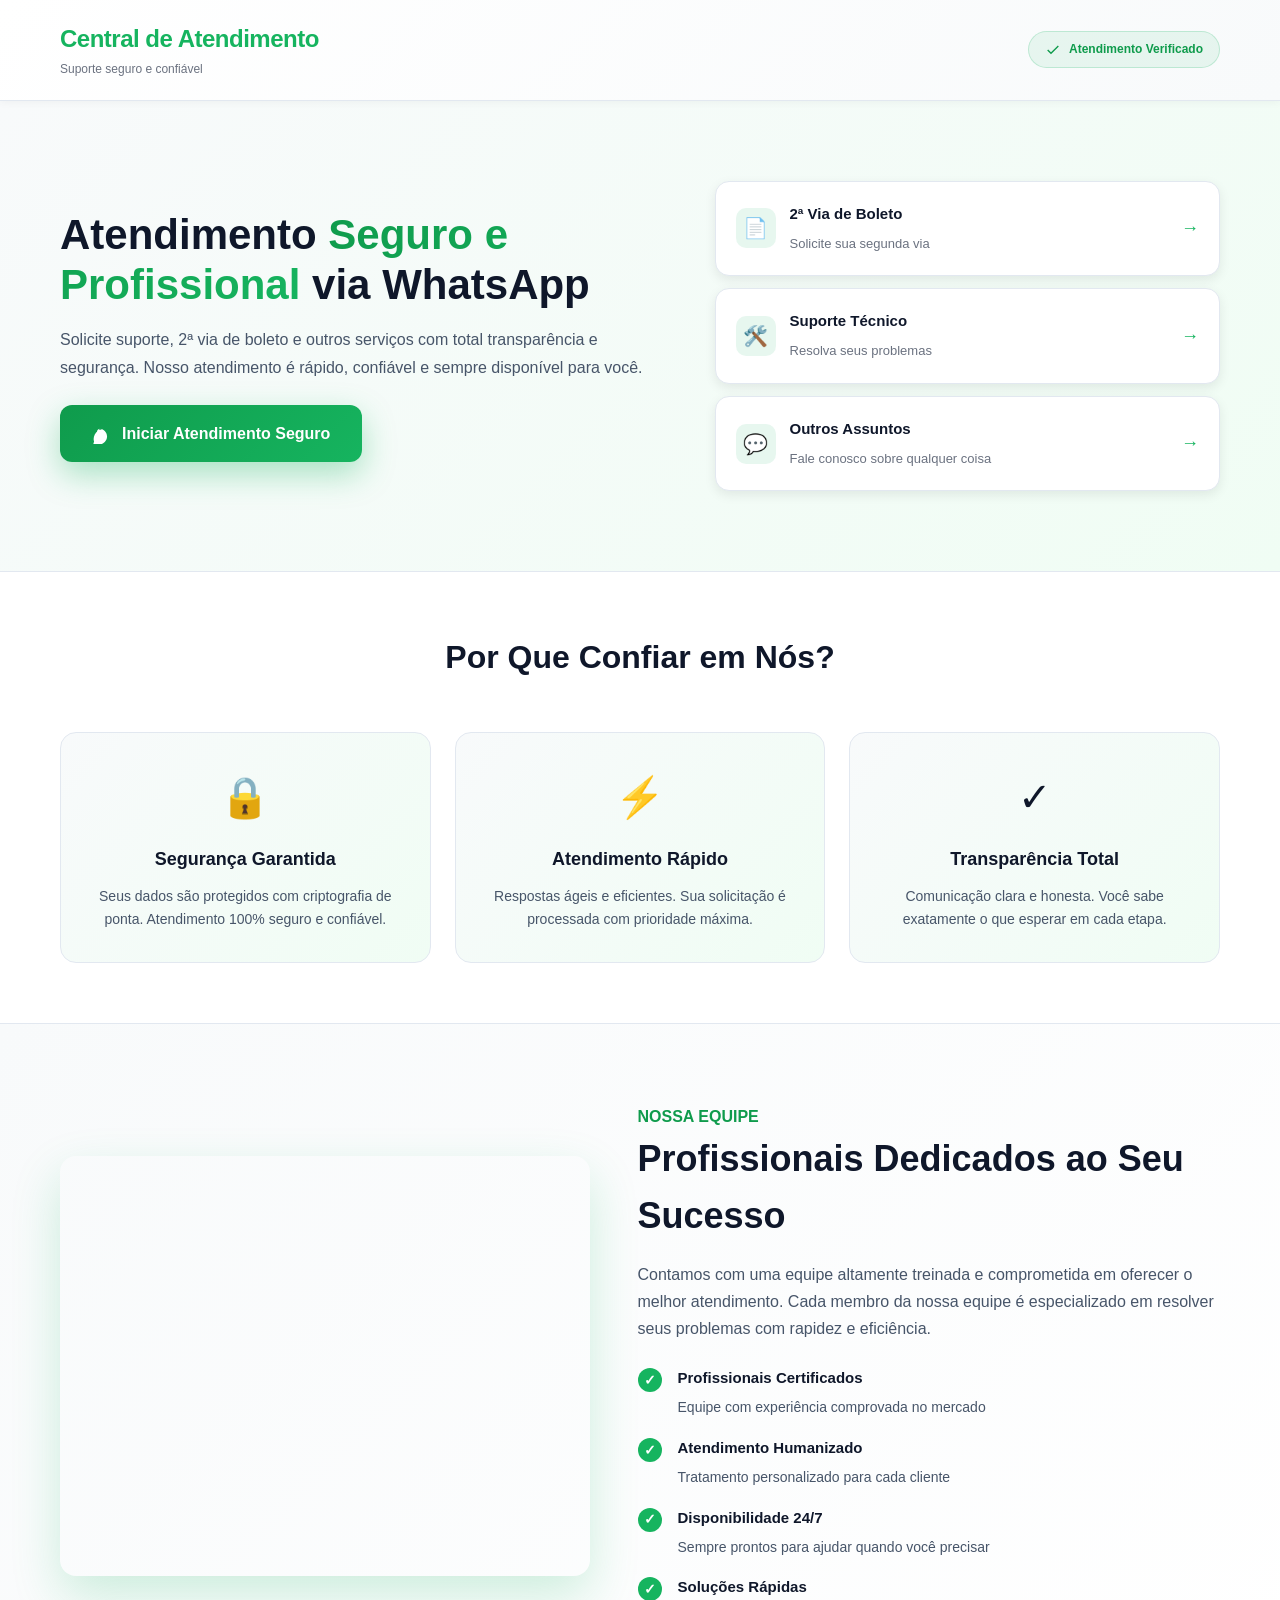
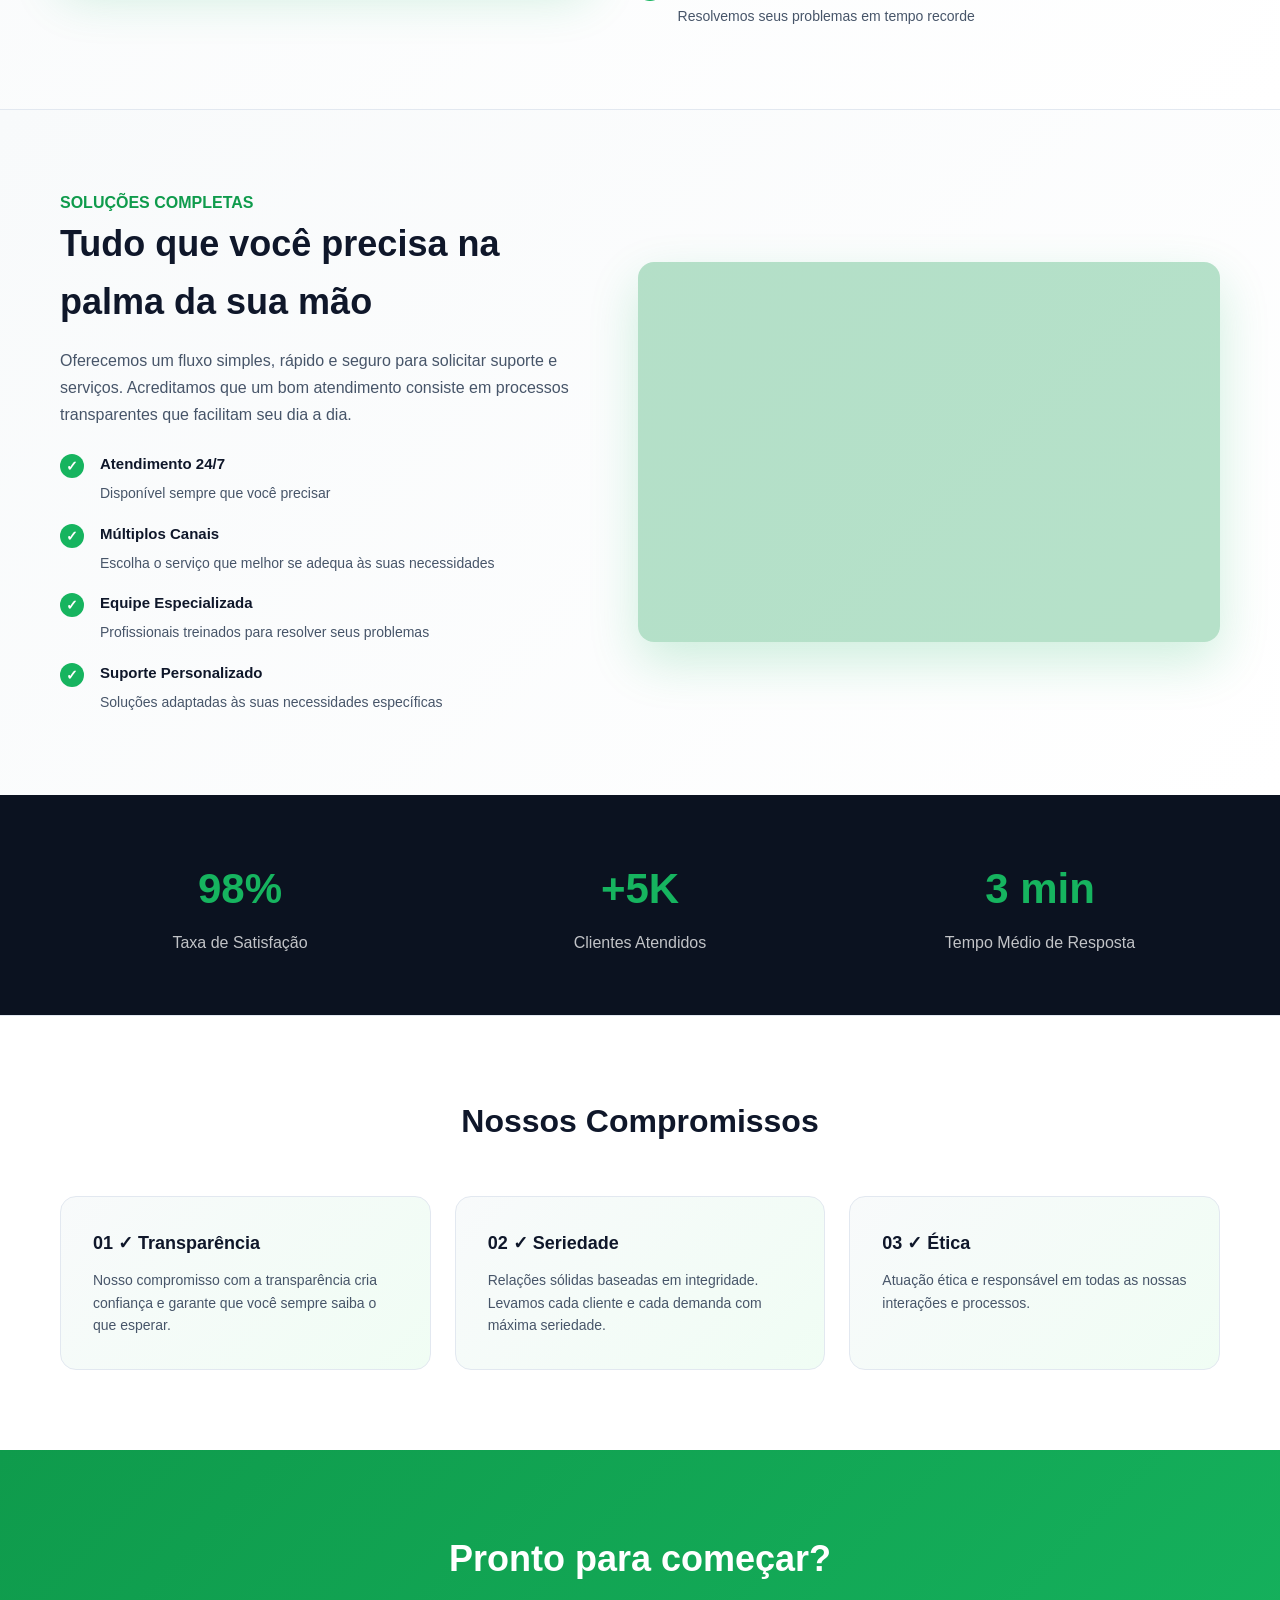
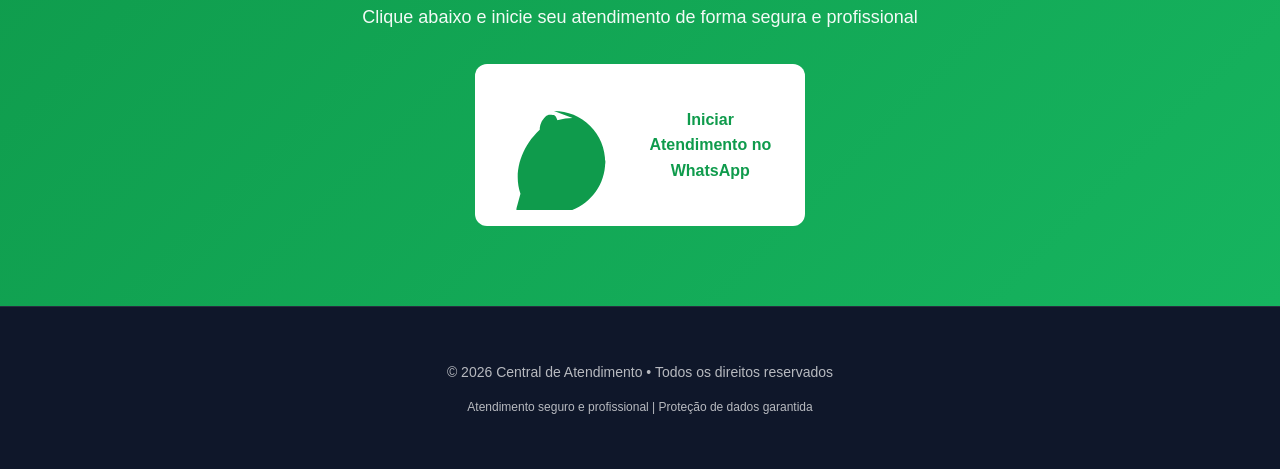
<file: index.html>
<!doctype html>
<html lang="pt-BR">
<head>
<meta charset="utf-8"/>
<meta name="viewport" content="width=device-width, initial-scale=1"/>
<meta name="description" content="Central de Atendimento - Suporte seguro e confiável via WhatsApp. Solicite atendimento, 2ª via de boleto e suporte técnico com total transparência."/>
<title>Central de Atendimento Profissional | Suporte via WhatsApp</title>

<style>
:root{
  --primary:#16b45f;
  --primary2:#0f9b4c;
  --primary3:#0d7a3a;
  --text:#0f172a;
  --text-light:#475569;
  --muted:#6b7280;
  --border:#e2e8f0;
  --shadow:0 18px 50px rgba(2,6,23,.18);
  --shadow-sm:0 4px 12px rgba(0,0,0,.08);
}

*{box-sizing:border-box;font-family:-apple-system,BlinkMacSystemFont,"Segoe UI",Roboto,"Helvetica Neue",Arial,sans-serif}

html{scroll-behavior:smooth}

body{
  margin:0;
  background:#ffffff;
  color:var(--text);
  line-height:1.6;
}

.container{max-width:1200px;margin:auto;padding:0 20px}

/* HEADER */
.header{
  background:linear-gradient(135deg,#ffffff 0%,#f8fafb 100%);
  border-bottom:1px solid var(--border);
  padding:20px 0;
  position:sticky;
  top:0;
  z-index:100;
  box-shadow:0 2px 8px rgba(0,0,0,.04);
}

.header-content{
  display:flex;
  align-items:center;
  justify-content:space-between;
}

.logo-section{
  display:flex;
  align-items:center;
  gap:16px;
}

.logo-text h1{
  margin:0;
  font-size:24px;
  font-weight:800;
  color:var(--primary);
  letter-spacing:-0.5px;
}

.logo-text span{
  font-size:12px;
  color:var(--muted);
  display:block;
  margin-top:2px;
}

.trust-badge{
  display:flex;
  align-items:center;
  gap:8px;
  padding:8px 16px;
  background:rgba(22,180,95,.08);
  border-radius:999px;
  border:1px solid rgba(22,180,95,.2);
  font-size:12px;
  color:var(--primary2);
  font-weight:600;
}

.trust-badge svg{
  width:16px;
  height:16px;
}

/* HERO */
.hero{
  padding:80px 0;
  background:linear-gradient(135deg,#f8fafb 0%,#f0fdf4 100%);
  border-bottom:1px solid var(--border);
}

.hero-content{
  display:grid;
  grid-template-columns:1.2fr 1fr;
  gap:48px;
  align-items:center;
}

.hero-text h2{
  font-size:42px;
  margin:0 0 16px 0;
  color:var(--text);
  line-height:1.2;
}

.hero-text .highlight{
  background:linear-gradient(135deg,var(--primary2),var(--primary));
  -webkit-background-clip:text;
  -webkit-text-fill-color:transparent;
  background-clip:text;
}

.hero-text p{
  font-size:16px;
  color:var(--text-light);
  margin:0 0 24px 0;
  line-height:1.7;
}

.cta-primary{
  display:inline-flex;
  align-items:center;
  gap:10px;
  padding:16px 32px;
  border-radius:12px;
  background:linear-gradient(135deg,var(--primary2),var(--primary));
  color:#fff;
  font-weight:700;
  text-decoration:none;
  box-shadow:0 12px 32px rgba(22,180,95,.35);
  transition:all 0.3s ease;
  border:none;
  cursor:pointer;
  font-size:16px;
}

.cta-primary:hover{
  transform:translateY(-2px);
  box-shadow:0 16px 40px rgba(22,180,95,.45);
}

.cta-primary:active{
  transform:translateY(0);
}

.cta-primary svg{
  width:20px;
  height:20px;
}

.hero-cards{
  display:flex;
  flex-direction:column;
  gap:12px;
}

.service-card{
  background:#fff;
  padding:20px;
  border-radius:14px;
  border:1px solid var(--border);
  box-shadow:var(--shadow-sm);
  text-decoration:none;
  color:var(--text);
  transition:all 0.3s ease;
  cursor:pointer;
  display:flex;
  align-items:center;
  justify-content:space-between;
}

.service-card:hover{
  border-color:var(--primary);
  box-shadow:0 8px 24px rgba(22,180,95,.15);
  transform:translateX(4px);
}

.service-card-content{
  display:flex;
  align-items:center;
  gap:14px;
  flex:1;
}

.service-icon{
  width:40px;
  height:40px;
  border-radius:10px;
  background:rgba(22,180,95,.1);
  display:flex;
  align-items:center;
  justify-content:center;
  font-size:20px;
  flex-shrink:0;
}

.service-card-text strong{
  display:block;
  font-weight:700;
  font-size:15px;
  margin-bottom:4px;
}

.service-card-text span{
  font-size:13px;
  color:var(--muted);
}

.service-card-arrow{
  color:var(--primary);
  font-weight:700;
  font-size:18px;
  transition:transform 0.3s ease;
}

.service-card:hover .service-card-arrow{
  transform:translateX(4px);
}

/* TRUST SECTION */
.trust-section{
  padding:60px 0;
  background:#fff;
  border-bottom:1px solid var(--border);
}

.section-title{
  text-align:center;
  font-size:32px;
  margin:0 0 48px 0;
  color:var(--text);
}

.trust-grid{
  display:grid;
  grid-template-columns:repeat(3,1fr);
  gap:24px;
}

.trust-item{
  background:linear-gradient(135deg,#f8fafb 0%,#f0fdf4 100%);
  padding:32px;
  border-radius:16px;
  border:1px solid var(--border);
  text-align:center;
}

.trust-item-icon{
  font-size:40px;
  margin-bottom:16px;
}

.trust-item strong{
  display:block;
  font-size:18px;
  margin-bottom:12px;
  color:var(--text);
}

.trust-item p{
  color:var(--text-light);
  margin:0;
  font-size:14px;
  line-height:1.6;
}

/* TEAM SECTION */
.team-section{
  padding:80px 0;
  background:linear-gradient(135deg,#f8fafb 0%,#ffffff 100%);
  border-bottom:1px solid var(--border);
}

.team-content{
  display:grid;
  grid-template-columns:1fr 1.1fr;
  gap:48px;
  align-items:center;
}

.team-image{
  height:420px;
  border-radius:16px;
  background-size:cover;
  background-position:center;
  box-shadow:0 20px 50px rgba(22,180,95,.2);
  overflow:hidden;
}

.team-text h3{
  font-size:36px;
  margin:0 0 16px 0;
  color:var(--text);
}

.team-text .subtitle{
  font-size:16px;
  color:var(--primary2);
  font-weight:700;
  margin-bottom:24px;
}

.team-text p{
  color:var(--text-light);
  margin:0 0 24px 0;
  line-height:1.7;
}

.team-list{
  display:flex;
  flex-direction:column;
  gap:16px;
}

.team-item{
  display:flex;
  gap:16px;
  align-items:flex-start;
}

.team-check{
  width:24px;
  height:24px;
  border-radius:50%;
  background:var(--primary);
  color:#fff;
  display:flex;
  align-items:center;
  justify-content:center;
  font-weight:700;
  font-size:14px;
  flex-shrink:0;
  margin-top:2px;
}

.team-item strong{
  display:block;
  font-size:15px;
  margin-bottom:4px;
}

.team-item span{
  color:var(--text-light);
  font-size:14px;
}

/* FEATURES SECTION */
.features-section{
  padding:80px 0;
  background:linear-gradient(135deg,#f8fafb 0%,#ffffff 100%);
}

.features-content{
  display:grid;
  grid-template-columns:1fr 1.1fr;
  gap:48px;
  align-items:center;
}

.features-text h3{
  font-size:36px;
  margin:0 0 16px 0;
  color:var(--text);
}

.features-text .subtitle{
  font-size:16px;
  color:var(--primary2);
  font-weight:700;
  margin-bottom:24px;
}

.features-text p{
  color:var(--text-light);
  margin:0 0 24px 0;
  line-height:1.7;
}

.features-list{
  display:flex;
  flex-direction:column;
  gap:16px;
}

.feature-item{
  display:flex;
  gap:16px;
  align-items:flex-start;
}

.feature-check{
  width:24px;
  height:24px;
  border-radius:50%;
  background:var(--primary);
  color:#fff;
  display:flex;
  align-items:center;
  justify-content:center;
  font-weight:700;
  font-size:14px;
  flex-shrink:0;
  margin-top:2px;
}

.feature-item strong{
  display:block;
  font-size:15px;
  margin-bottom:4px;
}

.feature-item span{
  color:var(--text-light);
  font-size:14px;
}

.features-image{
  height:380px;
  border-radius:16px;
  background:linear-gradient(135deg,var(--primary2),var(--primary));
  display:flex;
  align-items:center;
  justify-content:center;
  color:#fff;
  font-size:18px;
  box-shadow:0 20px 50px rgba(22,180,95,.2);
  position:relative;
  overflow:hidden;
  background-size:cover;
  background-position:center;
}

.features-image::before{
  content:'';
  position:absolute;
  top:0;
  left:0;
  right:0;
  bottom:0;
  background:rgba(15,155,76,.3);
  z-index:1;
}

.features-image-content{
  position:relative;
  z-index:2;
  text-align:center;
}

/* STATS SECTION */
.stats-section{
  padding:60px 0;
  background:#0b1220;
  color:#fff;
}

.stats-grid{
  display:grid;
  grid-template-columns:repeat(3,1fr);
  gap:40px;
  text-align:center;
}

.stat-item strong{
  display:block;
  font-size:42px;
  margin-bottom:8px;
  color:var(--primary);
}

.stat-item span{
  display:block;
  font-size:16px;
  color:rgba(255,255,255,.75);
}

/* VALUES SECTION */
.values-section{
  padding:80px 0;
  background:#fff;
  border-top:1px solid var(--border);
}

.values-grid{
  display:grid;
  grid-template-columns:repeat(3,1fr);
  gap:24px;
}

.value-box{
  background:linear-gradient(135deg,#f8fafb 0%,#f0fdf4 100%);
  padding:32px;
  border-radius:16px;
  border:1px solid var(--border);
}

.value-box strong{
  display:block;
  font-size:18px;
  margin-bottom:12px;
  color:var(--text);
}

.value-box p{
  color:var(--text-light);
  margin:0;
  font-size:14px;
  line-height:1.6;
}

/* CTA SECTION */
.cta-section{
  padding:80px 0;
  background:linear-gradient(135deg,var(--primary2),var(--primary));
  text-align:center;
  color:#fff;
}

.cta-section h2{
  font-size:36px;
  margin:0 0 16px 0;
}

.cta-section p{
  font-size:18px;
  margin:0 0 32px 0;
  opacity:0.95;
  line-height:1.6;
}

.cta-secondary{
  display:inline-flex;
  align-items:center;
  gap:10px;
  padding:16px 32px;
  border-radius:12px;
  background:#fff;
  color:var(--primary2);
  font-weight:700;
  text-decoration:none;
  transition:all 0.3s ease;
  border:none;
  cursor:pointer;
  font-size:16px;
}

.cta-secondary:hover{
  transform:translateY(-2px);
  box-shadow:0 12px 32px rgba(0,0,0,.2);
}

/* FOOTER */
footer{
  background:#0f172a;
  color:rgba(255,255,255,.7);
  padding:40px 0;
  text-align:center;
  border-top:1px solid rgba(255,255,255,.1);
  font-size:14px;
}

footer strong{
  color:#fff;
}

/* RESPONSIVE */
@media(max-width:1024px){
  .hero-content,.features-content,.team-content,.trust-grid,.stats-grid,.values-grid{
    grid-template-columns:1fr;
  }
  
  .hero-text h2{font-size:36px}
  .section-title{font-size:28px}
  .features-text h3{font-size:28px}
  .team-text h3{font-size:28px}
  .cta-section h2{font-size:28px}
  
  .features-image{height:300px}
  .team-image{height:300px}
}

@media(max-width:768px){
  .header-content{flex-direction:column;gap:16px}
  .trust-badge{width:100%}
  
  .hero{padding:60px 0}
  .hero-text h2{font-size:28px}
  .hero-text p{font-size:15px}
  
  .hero-cards{gap:10px}
  .service-card{padding:16px}
  
  .trust-item{padding:24px}
  .features-list{gap:12px}
  .team-list{gap:12px}
  
  .stats-grid{gap:24px}
  .stat-item strong{font-size:32px}
  
  .cta-section{padding:60px 0}
  .cta-section h2{font-size:24px}
  .cta-section p{font-size:16px}
}
</style>
</head>

<body>

<script>
  /** 
   * CONFIGURAÇÃO DOS NÚMEROS DE WHATSAPP
   * Altere cada número abaixo individualmente para cada botão do site.
   * Use o formato: código do país + DDD + número (ex: 5521979291197)
   */
  const WHATSAPP_CONFIG = {
    atendimento_hero: "5511951797443", // Botão principal do topo
    servico_2via:     "5511951797443", // Botão de 2ª Via de Boleto
    servico_suporte:  "5511951797443", // Botão de Suporte Técnico
    servico_outros:   "5511951797443", // Botão de Outros Assuntos
    atendimento_final:"5511951797443"  // Botão do final da página
  };
</script>

<!-- HEADER -->
<header class="header">
  <div class="container">
    <div class="header-content">
      <div class="logo-section">
        <div class="logo-text">
          <h1>Central de Atendimento</h1>
          <span>Suporte seguro e confiável</span>
        </div>
      </div>
      <div class="trust-badge">
        <svg viewBox="0 0 24 24" fill="none" stroke="currentColor" stroke-width="2">
          <polyline points="20 6 9 17 4 12"></polyline>
        </svg>
        Atendimento Verificado
      </div>
    </div>
  </div>
</header>

<!-- HERO -->
<section class="hero">
  <div class="container">
    <div class="hero-content">
      <div class="hero-text">
        <h2>Atendimento <span class="highlight">Seguro e Profissional</span> via WhatsApp</h2>
        <p>Solicite suporte, 2ª via de boleto e outros serviços com total transparência e segurança. Nosso atendimento é rápido, confiável e sempre disponível para você.</p>
        
        <a class="cta-primary" id="btnAtendimento" href="#">
          <svg viewBox="0 0 24 24" fill="currentColor">
            <path d="M17.472 14.382c-.297-.149-1.758-.867-2.03-.967-.273-.099-.471-.148-.67.15-.197.297-.767.966-.94 1.164-.173.199-.347.223-.644.075-.297-.15-1.255-.463-2.39-1.475-.883-.788-1.48-1.761-1.653-2.059-.173-.297-.018-.458.13-.606.134-.133.298-.347.446-.52.149-.174.198-.298.298-.497.099-.198.05-.371-.025-.52-.075-.149-.669-1.612-.916-2.207-.242-.579-.487-.5-.67-.51-.173-.008-.371-.01-.57-.01-.198 0-.52.074-.792.372-.272.297-1.04 1.016-1.04 2.479 0 1.462 1.065 2.875 1.213 3.074.149.198 2.096 3.2 5.076 4.487.709.306 1.262.489 1.694.625.712.227 1.36.195 1.871.118.571-.085 1.758-.719 2.006-1.413.248-.694.248-1.289.173-1.413-.074-.124-.272-.198-.57-.347m-5.421-7.403h-.004a9.87 9.87 0 00-5.031 1.378c-3.055 2.2-5.044 5.91-5.044 9.52 0 1.054.175 2.07.504 3.039l-.713 2.606a.996.996 0 001.213 1.213l2.606-.713a9.99 9.99 0 003.039.504c5.159 0 9.427-4.268 9.427-9.427 0-2.52-.978-4.89-2.753-6.665-1.776-1.776-4.145-2.753-6.665-2.753"/>
          </svg>
          Iniciar Atendimento Seguro
        </a>
      </div>

      <div class="hero-cards">
        <a class="service-card" id="svc2Via" href="#">
          <div class="service-card-content">
            <div class="service-icon">📄</div>
            <div class="service-card-text">
              <strong>2ª Via de Boleto</strong>
              <span>Solicite sua segunda via</span>
            </div>
          </div>
          <div class="service-card-arrow">→</div>
        </a>

        <a class="service-card" id="svcSuporte" href="#">
          <div class="service-card-content">
            <div class="service-icon">🛠️</div>
            <div class="service-card-text">
              <strong>Suporte Técnico</strong>
              <span>Resolva seus problemas</span>
            </div>
          </div>
          <div class="service-card-arrow">→</div>
        </a>

        <a class="service-card" id="svcOutros" href="#">
          <div class="service-card-content">
            <div class="service-icon">💬</div>
            <div class="service-card-text">
              <strong>Outros Assuntos</strong>
              <span>Fale conosco sobre qualquer coisa</span>
            </div>
          </div>
          <div class="service-card-arrow">→</div>
        </a>
      </div>
    </div>
  </div>
</section>

<!-- TRUST SECTION -->
<section class="trust-section">
  <div class="container">
    <h2 class="section-title">Por Que Confiar em Nós?</h2>
    <div class="trust-grid">
      <div class="trust-item">
        <div class="trust-item-icon">🔒</div>
        <strong>Segurança Garantida</strong>
        <p>Seus dados são protegidos com criptografia de ponta. Atendimento 100% seguro e confiável.</p>
      </div>
      <div class="trust-item">
        <div class="trust-item-icon">⚡</div>
        <strong>Atendimento Rápido</strong>
        <p>Respostas ágeis e eficientes. Sua solicitação é processada com prioridade máxima.</p>
      </div>
      <div class="trust-item">
        <div class="trust-item-icon">✓</div>
        <strong>Transparência Total</strong>
        <p>Comunicação clara e honesta. Você sabe exatamente o que esperar em cada etapa.</p>
      </div>
    </div>
  </div>
</section>

<!-- TEAM SECTION -->
<section class="team-section">
  <div class="container">
    <div class="team-content">
      <div class="team-image" style="background-image:url('https://files.manuscdn.com/user_upload_by_module/session_file/310519663587860859/roGkYFjfQfGdVaUj.PNG')"></div>
      
      <div class="team-text">
        <span class="subtitle">NOSSA EQUIPE</span>
        <h3>Profissionais Dedicados ao Seu Sucesso</h3>
        <p>Contamos com uma equipe altamente treinada e comprometida em oferecer o melhor atendimento. Cada membro da nossa equipe é especializado em resolver seus problemas com rapidez e eficiência.</p>
        
        <div class="team-list">
          <div class="team-item">
            <div class="team-check">✓</div>
            <div>
              <strong>Profissionais Certificados</strong>
              <span>Equipe com experiência comprovada no mercado</span>
            </div>
          </div>
          <div class="team-item">
            <div class="team-check">✓</div>
            <div>
              <strong>Atendimento Humanizado</strong>
              <span>Tratamento personalizado para cada cliente</span>
            </div>
          </div>
          <div class="team-item">
            <div class="team-check">✓</div>
            <div>
              <strong>Disponibilidade 24/7</strong>
              <span>Sempre prontos para ajudar quando você precisar</span>
            </div>
          </div>
          <div class="team-item">
            <div class="team-check">✓</div>
            <div>
              <strong>Soluções Rápidas</strong>
              <span>Resolvemos seus problemas em tempo recorde</span>
            </div>
          </div>
        </div>
      </div>
    </div>
  </div>
</section>

<!-- FEATURES SECTION -->
<section class="features-section">
  <div class="container">
    <div class="features-content">
      <div class="features-text">
        <span class="subtitle">SOLUÇÕES COMPLETAS</span>
        <h3>Tudo que você precisa na palma da sua mão</h3>
        <p>Oferecemos um fluxo simples, rápido e seguro para solicitar suporte e serviços. Acreditamos que um bom atendimento consiste em processos transparentes que facilitam seu dia a dia.</p>
        
        <div class="features-list">
          <div class="feature-item">
            <div class="feature-check">✓</div>
            <div>
              <strong>Atendimento 24/7</strong>
              <span>Disponível sempre que você precisar</span>
            </div>
          </div>
          <div class="feature-item">
            <div class="feature-check">✓</div>
            <div>
              <strong>Múltiplos Canais</strong>
              <span>Escolha o serviço que melhor se adequa às suas necessidades</span>
            </div>
          </div>
          <div class="feature-item">
            <div class="feature-check">✓</div>
            <div>
              <strong>Equipe Especializada</strong>
              <span>Profissionais treinados para resolver seus problemas</span>
            </div>
          </div>
          <div class="feature-item">
            <div class="feature-check">✓</div>
            <div>
              <strong>Suporte Personalizado</strong>
              <span>Soluções adaptadas às suas necessidades específicas</span>
            </div>
          </div>
        </div>
      </div>

      <div class="features-image" style="background-image:url('https://files.manuscdn.com/user_upload_by_module/session_file/310519663587860859/ukrQciyYbDRRWILL.png')">
        <div class="features-image-content">
        </div>
      </div>
    </div>
  </div>
</section>

<!-- STATS SECTION -->
<section class="stats-section">
  <div class="container">
    <div class="stats-grid">
      <div class="stat-item">
        <strong>98%</strong>
        <span>Taxa de Satisfação</span>
      </div>
      <div class="stat-item">
        <strong>+5K</strong>
        <span>Clientes Atendidos</span>
      </div>
      <div class="stat-item">
        <strong>3 min</strong>
        <span>Tempo Médio de Resposta</span>
      </div>
    </div>
  </div>
</section>

<!-- VALUES SECTION -->
<section class="values-section">
  <div class="container">
    <h2 class="section-title">Nossos Compromissos</h2>
    <div class="values-grid">
      <div class="value-box">
        <strong>01 ✓ Transparência</strong>
        <p>Nosso compromisso com a transparência cria confiança e garante que você sempre saiba o que esperar.</p>
      </div>
      <div class="value-box">
        <strong>02 ✓ Seriedade</strong>
        <p>Relações sólidas baseadas em integridade. Levamos cada cliente e cada demanda com máxima seriedade.</p>
      </div>
      <div class="value-box">
        <strong>03 ✓ Ética</strong>
        <p>Atuação ética e responsável em todas as nossas interações e processos.</p>
      </div>
    </div>
  </div>
</section>

<!-- CTA SECTION -->
<section class="cta-section">
  <div class="container">
    <h2>Pronto para começar?</h2>
    <p>Clique abaixo e inicie seu atendimento de forma segura e profissional</p>
    <a class="cta-secondary" id="btnCTAFinal" href="#">
      <svg viewBox="0 0 24 24" fill="currentColor">
        <path d="M17.472 14.382c-.297-.149-1.758-.867-2.03-.967-.273-.099-.471-.148-.67.15-.197.297-.767.966-.94 1.164-.173.199-.347.223-.644.075-.297-.15-1.255-.463-2.39-1.475-.883-.788-1.48-1.761-1.653-2.059-.173-.297-.018-.458.13-.606.134-.133.298-.347.446-.52.149-.174.198-.298.298-.497.099-.198.05-.371-.025-.52-.075-.149-.669-1.612-.916-2.207-.242-.579-.487-.5-.67-.51-.173-.008-.371-.01-.57-.01-.198 0-.52.074-.792.372-.272.297-1.04 1.016-1.04 2.479 0 1.462 1.065 2.875 1.213 3.074.149.198 2.096 3.2 5.076 4.487.709.306 1.262.489 1.694.625.712.227 1.36.195 1.871.118.571-.085 1.758-.719 2.006-1.413.248-.694.248-1.289.173-1.413-.074-.124-.272-.198-.57-.347m-5.421-7.403h-.004a9.87 9.87 0 00-5.031 1.378c-3.055 2.2-5.044 5.91-5.044 9.52 0 1.054.175 2.07.504 3.039l-.713 2.606a.996.996 0 001.213 1.213l2.606-.713a9.99 9.99 0 003.039.504c5.159 0 9.427-4.268 9.427-9.427 0-2.52-.978-4.89-2.753-6.665-1.776-1.776-4.145-2.753-6.665-2.753"/>
      </svg>
      Iniciar Atendimento no WhatsApp
    </a>
  </div>
</section>

<!-- FOOTER -->
<footer>
  <div class="container">
    <p>© <span id="y"></span> Central de Atendimento • Todos os direitos reservados</p>
    <p style="margin-top:12px;font-size:12px">Atendimento seguro e profissional | Proteção de dados garantida</p>
  </div>
</footer>

<script>
  function waLink(numero, servico){
    const msg = "Olá! Gostaria de atendimento sobre: " + servico + ". Agradeço a atenção!";
    return "https://wa.me/" + numero + "?text=" + encodeURIComponent(msg);
  }

  function atualizarLinks() {
    // 1. Botão Hero (Topo)
    const btnHero = document.getElementById("btnAtendimento");
    if(btnHero) btnHero.href = "https://wa.me/" + WHATSAPP_CONFIG.atendimento_hero;

    // 2. Botão de 2ª Via
    const svc2Via = document.getElementById("svc2Via");
    if(svc2Via) svc2Via.href = waLink(WHATSAPP_CONFIG.servico_2via, "2ª Via de Boleto");

    // 3. Botão de Suporte Técnico
    const svcSuporte = document.getElementById("svcSuporte");
    if(svcSuporte) svcSuporte.href = waLink(WHATSAPP_CONFIG.servico_suporte, "Suporte Técnico");

    // 4. Botão de Outros Assuntos
    const svcOutros = document.getElementById("svcOutros");
    if(svcOutros) svcOutros.href = waLink(WHATSAPP_CONFIG.servico_outros, "Outros Assuntos");

    // 5. Botão Final da Página
    const btnFinal = document.getElementById("btnCTAFinal");
    if(btnFinal) btnFinal.href = "https://wa.me/" + WHATSAPP_CONFIG.atendimento_final;
  }

  // Executar atualização assim que a página carregar
  window.onload = atualizarLinks;

  // Ano no footer
  const yearSpan = document.getElementById("y");
  if(yearSpan) yearSpan.textContent = new Date().getFullYear();

  // Analytics: Rastrear cliques nos CTAs
  document.querySelectorAll('.cta-primary, .cta-secondary, .service-card').forEach(btn => {
    btn.addEventListener('click', function() {
      console.log('CTA clicado:', this.textContent.trim());
    });
  });
</script>

</body>
</html>
</file>
